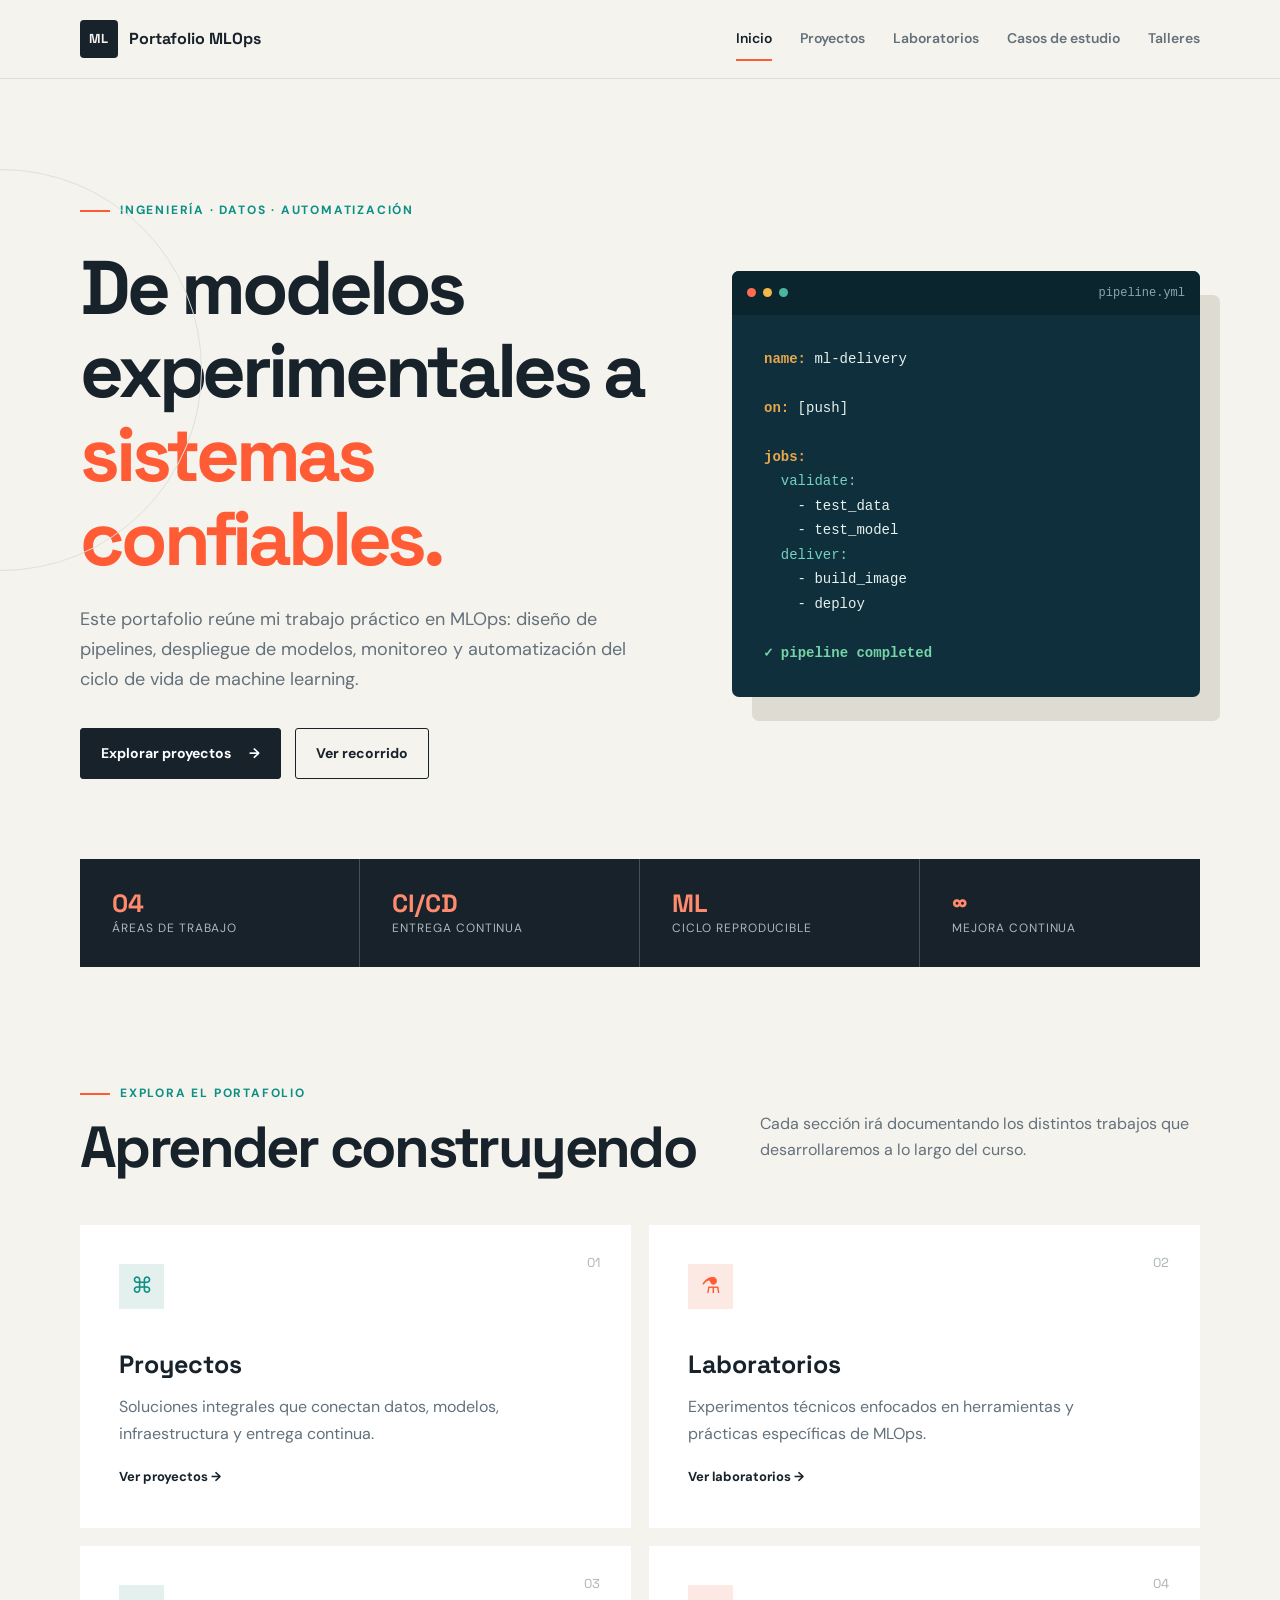
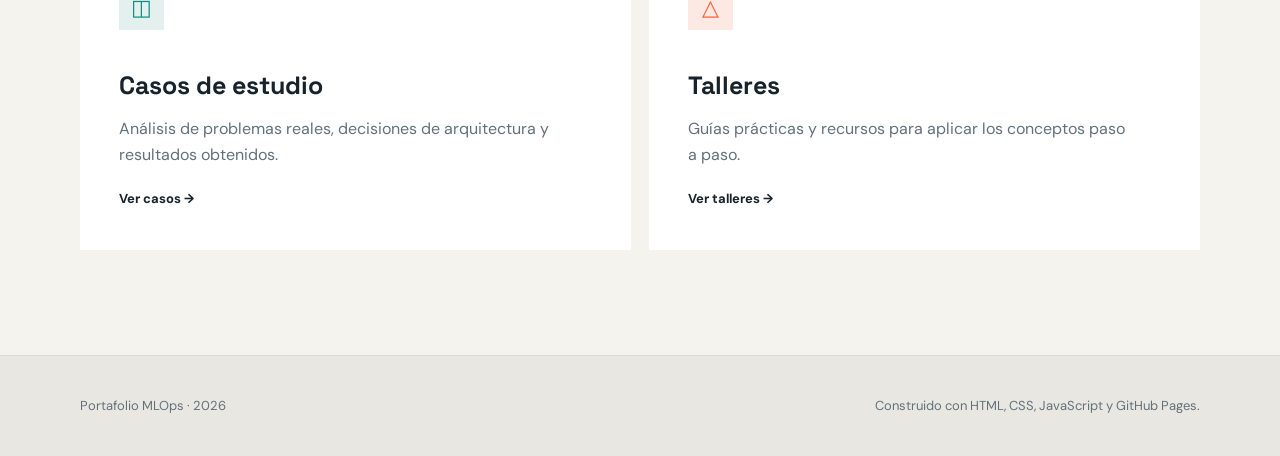
<file: index.html>
<!DOCTYPE html>
<html lang="es">
<head>
  <meta charset="UTF-8">
  <meta name="viewport" content="width=device-width, initial-scale=1.0">
  <meta name="description" content="Portafolio académico de MLOps: proyectos, laboratorios, casos de estudio y talleres.">
  <title>Portafolio MLOps | Inicio</title>
  <link rel="preconnect" href="https://fonts.googleapis.com">
  <link rel="preconnect" href="https://fonts.gstatic.com" crossorigin>
  <link href="https://fonts.googleapis.com/css2?family=DM+Sans:wght@400;500;600;700&family=Space+Grotesk:wght@500;600;700&display=swap" rel="stylesheet">
  <link rel="stylesheet" href="assets/css/styles.css">
  <script src="assets/js/main.js" defer></script>
</head>
<body>
  <header class="site-header">
    <nav class="nav container" aria-label="Navegación principal">
      <a class="brand" href="index.html" aria-label="Ir al inicio"><span class="brand-mark">ML</span><span>Portafolio MLOps</span></a>
      <button class="nav-toggle" type="button" aria-expanded="false" aria-controls="nav-links" aria-label="Abrir menú"><span></span><span></span><span></span></button>
      <div class="nav-links" id="nav-links">
        <a class="active" href="index.html">Inicio</a><a href="proyectos.html">Proyectos</a><a href="laboratorios.html">Laboratorios</a><a href="casos-estudio.html">Casos de estudio</a><a href="talleres.html">Talleres</a>
      </div>
    </nav>
  </header>

  <main>
    <section class="hero container">
      <div class="hero-copy reveal">
        <p class="eyebrow"><span></span> Ingeniería · Datos · Automatización</p>
        <h1>De modelos experimentales a <em>sistemas confiables.</em></h1>
        <p class="hero-text">Este portafolio reúne mi trabajo práctico en MLOps: diseño de pipelines, despliegue de modelos, monitoreo y automatización del ciclo de vida de machine learning.</p>
        <div class="hero-actions"><a class="button primary" href="proyectos.html">Explorar proyectos <span>→</span></a><a class="button secondary" href="#recorrido">Ver recorrido</a></div>
      </div>
      <div class="terminal-card reveal" aria-label="Ejemplo de pipeline MLOps">
        <div class="terminal-bar"><i></i><i></i><i></i><span>pipeline.yml</span></div>
        <pre><code><b>name:</b> ml-delivery

<b>on:</b> [push]

<b>jobs:</b>
  <span>validate:</span>
    - test_data
    - test_model
  <span>deliver:</span>
    - build_image
    - deploy

<strong>✓ pipeline completed</strong></code></pre>
      </div>
    </section>

    <section class="stats container reveal" aria-label="Resumen del portafolio">
      <div><strong>04</strong><span>Áreas de trabajo</span></div><div><strong>CI/CD</strong><span>Entrega continua</span></div><div><strong>ML</strong><span>Ciclo reproducible</span></div><div><strong>∞</strong><span>Mejora continua</span></div>
    </section>

    <section class="section container" id="recorrido">
      <div class="section-heading reveal"><div><p class="eyebrow"><span></span> Explora el portafolio</p><h2>Aprender construyendo</h2></div><p>Cada sección irá documentando los distintos trabajos que desarrollaremos a lo largo del curso.</p></div>
      <div class="feature-grid">
        <a class="feature-card reveal" href="proyectos.html"><span class="card-index">01</span><div class="card-icon">⌘</div><h3>Proyectos</h3><p>Soluciones integrales que conectan datos, modelos, infraestructura y entrega continua.</p><span class="card-link">Ver proyectos →</span></a>
        <a class="feature-card reveal" href="laboratorios.html"><span class="card-index">02</span><div class="card-icon">⚗</div><h3>Laboratorios</h3><p>Experimentos técnicos enfocados en herramientas y prácticas específicas de MLOps.</p><span class="card-link">Ver laboratorios →</span></a>
        <a class="feature-card reveal" href="casos-estudio.html"><span class="card-index">03</span><div class="card-icon">◫</div><h3>Casos de estudio</h3><p>Análisis de problemas reales, decisiones de arquitectura y resultados obtenidos.</p><span class="card-link">Ver casos →</span></a>
        <a class="feature-card reveal" href="talleres.html"><span class="card-index">04</span><div class="card-icon">△</div><h3>Talleres</h3><p>Guías prácticas y recursos para aplicar los conceptos paso a paso.</p><span class="card-link">Ver talleres →</span></a>
      </div>
    </section>
  </main>
  <footer><div class="container"><p>Portafolio MLOps · <span data-year></span></p><p>Construido con HTML, CSS, JavaScript y GitHub Pages.</p></div></footer>
</body>
</html>
</file>
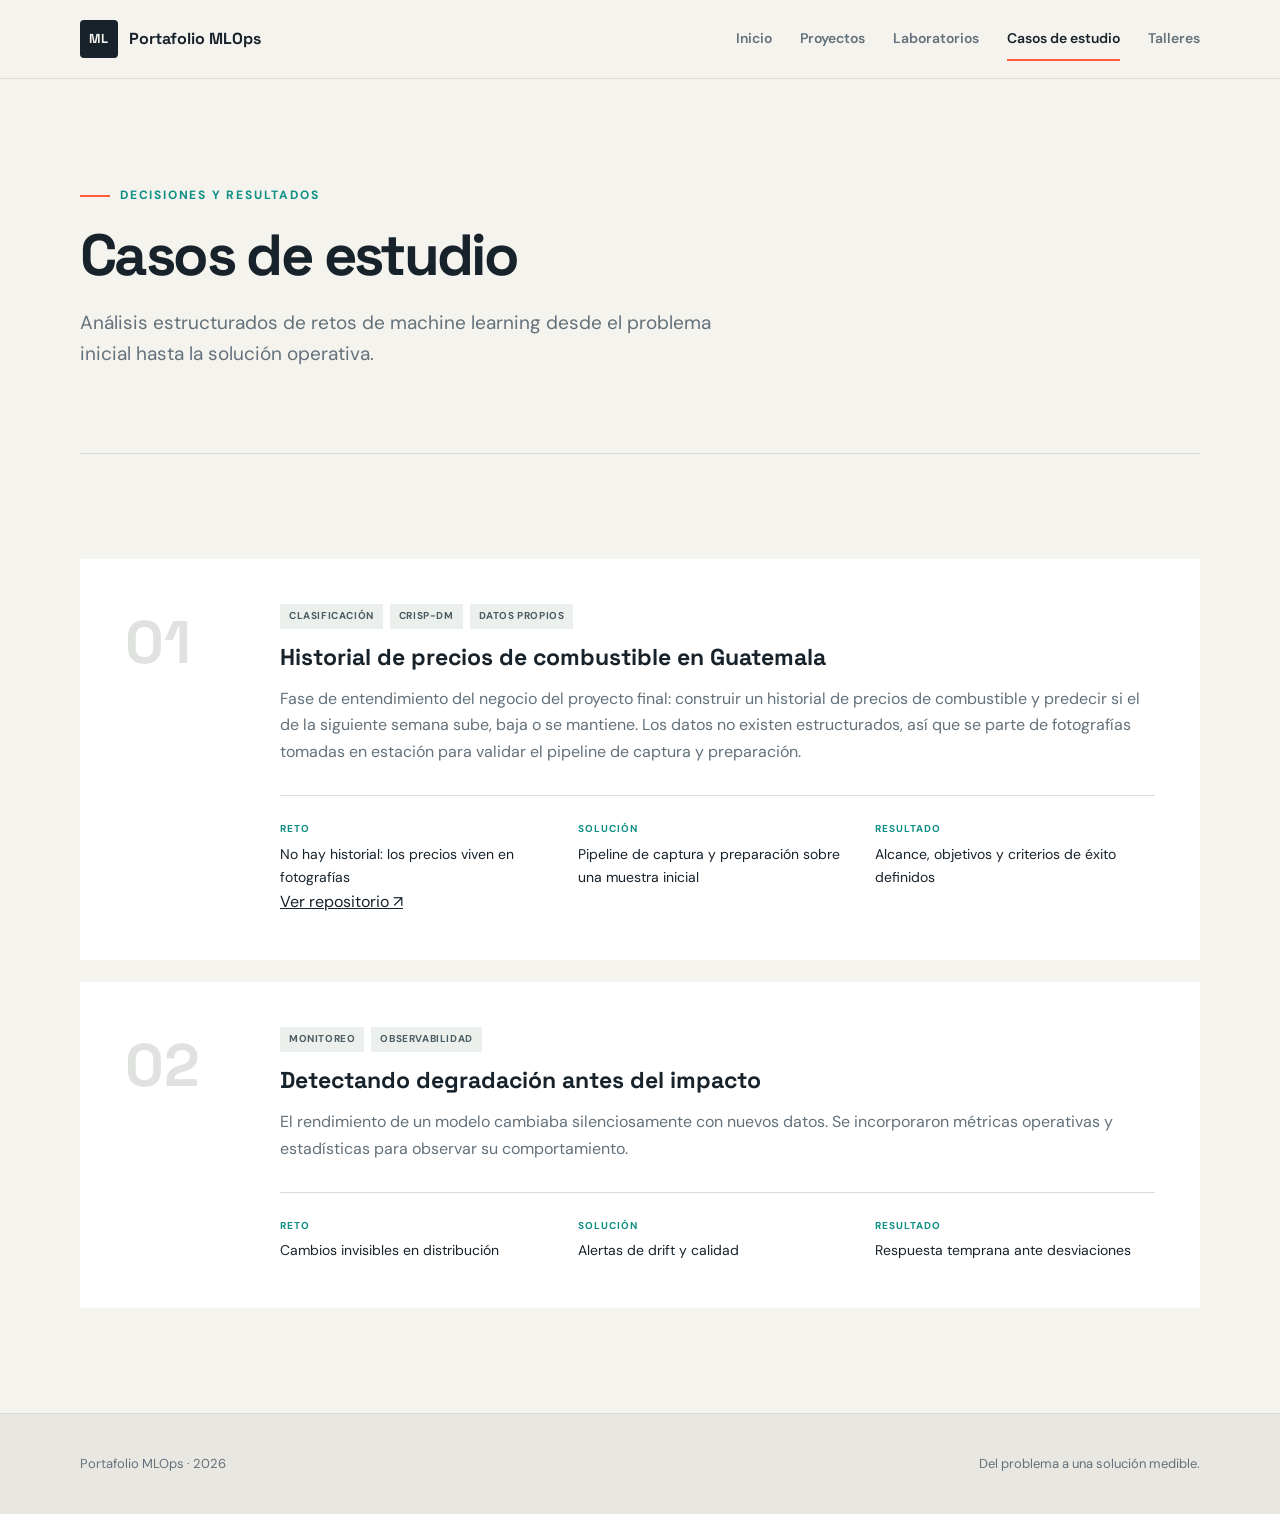
<file: casos-estudio.html>
<!DOCTYPE html><html lang="es"><head><meta charset="UTF-8"><meta name="viewport" content="width=device-width,initial-scale=1"><meta name="description" content="Casos de estudio del portafolio MLOps"><title>Casos de estudio | Portafolio MLOps</title><link rel="preconnect" href="https://fonts.googleapis.com"><link rel="preconnect" href="https://fonts.gstatic.com" crossorigin><link href="https://fonts.googleapis.com/css2?family=DM+Sans:wght@400;500;600;700&family=Space+Grotesk:wght@500;600;700&display=swap" rel="stylesheet"><link rel="stylesheet" href="assets/css/styles.css"><script src="assets/js/main.js" defer></script></head><body>
<header class="site-header"><nav class="nav container"><a class="brand" href="index.html"><span class="brand-mark">ML</span><span>Portafolio MLOps</span></a><button class="nav-toggle" type="button" aria-expanded="false" aria-controls="nav-links" aria-label="Abrir menú"><span></span><span></span><span></span></button><div class="nav-links" id="nav-links"><a href="index.html">Inicio</a><a href="proyectos.html">Proyectos</a><a href="laboratorios.html">Laboratorios</a><a class="active" href="casos-estudio.html">Casos de estudio</a><a href="talleres.html">Talleres</a></div></nav></header>
<main><section class="page-hero container reveal"><p class="eyebrow"><span></span> Decisiones y resultados</p><h1>Casos de estudio</h1><p>Análisis estructurados de retos de machine learning desde el problema inicial hasta la solución operativa.</p></section><section class="section container"><div class="case-stack">
<article class="case-card reveal"><div class="case-number">01</div><div><div class="tags"><span>Clasificación</span><span>CRISP-DM</span><span>Datos propios</span></div><h2>Historial de precios de combustible en Guatemala</h2><p>Fase de entendimiento del negocio del proyecto final: construir un historial de precios de combustible y predecir si el de la siguiente semana sube, baja o se mantiene. Los datos no existen estructurados, así que se parte de fotografías tomadas en estación para validar el pipeline de captura y preparación.</p><dl><div><dt>Reto</dt><dd>No hay historial: los precios viven en fotografías</dd></div><div><dt>Solución</dt><dd>Pipeline de captura y preparación sobre una muestra inicial</dd></div><div><dt>Resultado</dt><dd>Alcance, objetivos y criterios de éxito definidos</dd></div></dl><a href="https://github.com/Andyfer004/PF-ML" target="_blank" rel="noreferrer">Ver repositorio ↗</a></div></article>
<article class="case-card reveal"><div class="case-number">02</div><div><div class="tags"><span>Monitoreo</span><span>Observabilidad</span></div><h2>Detectando degradación antes del impacto</h2><p>El rendimiento de un modelo cambiaba silenciosamente con nuevos datos. Se incorporaron métricas operativas y estadísticas para observar su comportamiento.</p><dl><div><dt>Reto</dt><dd>Cambios invisibles en distribución</dd></div><div><dt>Solución</dt><dd>Alertas de drift y calidad</dd></div><div><dt>Resultado</dt><dd>Respuesta temprana ante desviaciones</dd></div></dl></div></article>
</div></section></main><footer><div class="container"><p>Portafolio MLOps · <span data-year></span></p><p>Del problema a una solución medible.</p></div></footer></body></html>
</file>
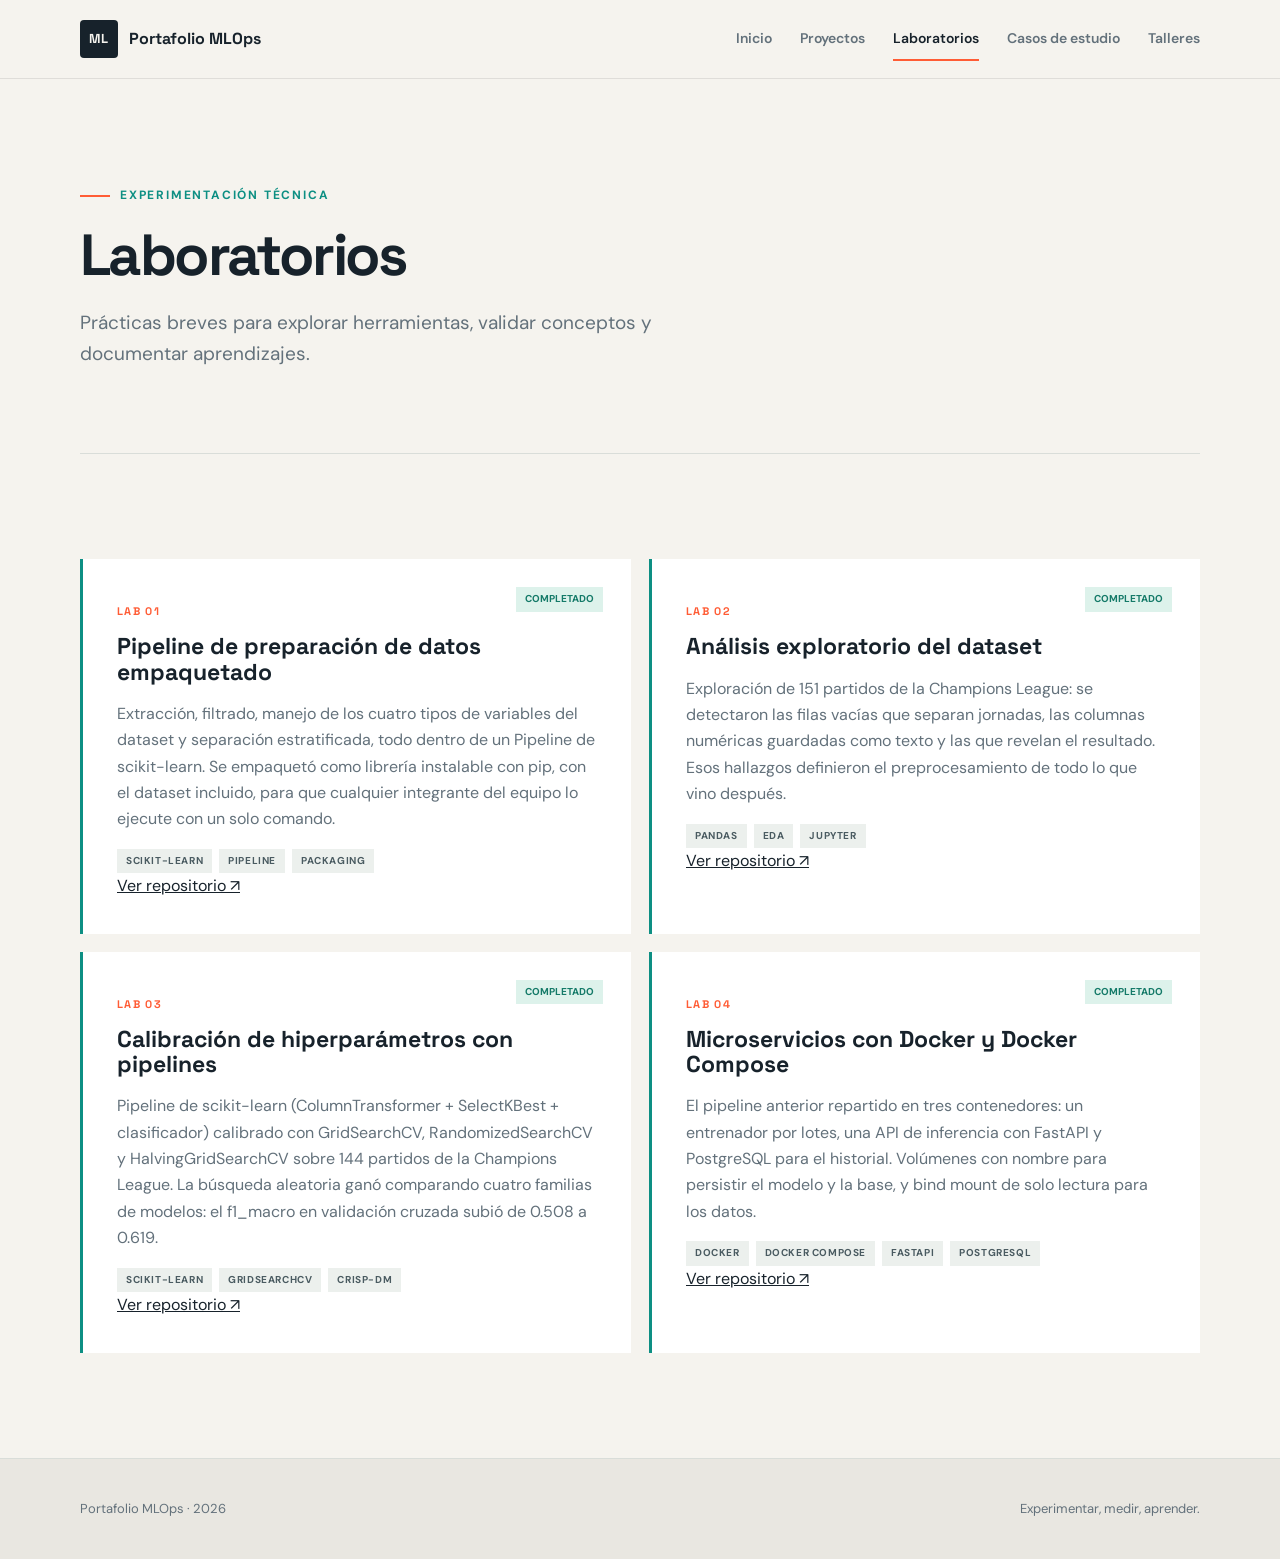
<file: laboratorios.html>
<!DOCTYPE html><html lang="es"><head><meta charset="UTF-8"><meta name="viewport" content="width=device-width,initial-scale=1"><meta name="description" content="Laboratorios del portafolio MLOps"><title>Laboratorios | Portafolio MLOps</title><link rel="preconnect" href="https://fonts.googleapis.com"><link rel="preconnect" href="https://fonts.gstatic.com" crossorigin><link href="https://fonts.googleapis.com/css2?family=DM+Sans:wght@400;500;600;700&family=Space+Grotesk:wght@500;600;700&display=swap" rel="stylesheet"><link rel="stylesheet" href="assets/css/styles.css"><script src="assets/js/main.js" defer></script></head><body>
<header class="site-header"><nav class="nav container"><a class="brand" href="index.html"><span class="brand-mark">ML</span><span>Portafolio MLOps</span></a><button class="nav-toggle" type="button" aria-expanded="false" aria-controls="nav-links" aria-label="Abrir menú"><span></span><span></span><span></span></button><div class="nav-links" id="nav-links"><a href="index.html">Inicio</a><a href="proyectos.html">Proyectos</a><a class="active" href="laboratorios.html">Laboratorios</a><a href="casos-estudio.html">Casos de estudio</a><a href="talleres.html">Talleres</a></div></nav></header>
<main><section class="page-hero container reveal"><p class="eyebrow"><span></span> Experimentación técnica</p><h1>Laboratorios</h1><p>Prácticas breves para explorar herramientas, validar conceptos y documentar aprendizajes.</p></section><section class="section container"><div class="list-grid">
<article class="list-card reveal"><span class="status">Completado</span><p class="number">LAB 01</p><h2>Pipeline de preparación de datos empaquetado</h2><p>Extracción, filtrado, manejo de los cuatro tipos de variables del dataset y separación estratificada, todo dentro de un Pipeline de scikit-learn. Se empaquetó como librería instalable con pip, con el dataset incluido, para que cualquier integrante del equipo lo ejecute con un solo comando.</p><div class="tags"><span>scikit-learn</span><span>Pipeline</span><span>Packaging</span></div><a href="https://github.com/DiegoLinares11/Actividad1-MLOPS" target="_blank" rel="noreferrer">Ver repositorio ↗</a></article>
<article class="list-card reveal"><span class="status">Completado</span><p class="number">LAB 02</p><h2>Análisis exploratorio del dataset</h2><p>Exploración de 151 partidos de la Champions League: se detectaron las filas vacías que separan jornadas, las columnas numéricas guardadas como texto y las que revelan el resultado. Esos hallazgos definieron el preprocesamiento de todo lo que vino después.</p><div class="tags"><span>pandas</span><span>EDA</span><span>Jupyter</span></div><a href="https://github.com/Andyfer004/Ejercicio1-MLOPS" target="_blank" rel="noreferrer">Ver repositorio ↗</a></article>
<article class="list-card reveal"><span class="status">Completado</span><p class="number">LAB 03</p><h2>Calibración de hiperparámetros con pipelines</h2><p>Pipeline de scikit-learn (ColumnTransformer + SelectKBest + clasificador) calibrado con GridSearchCV, RandomizedSearchCV y HalvingGridSearchCV sobre 144 partidos de la Champions League. La búsqueda aleatoria ganó comparando cuatro familias de modelos: el f1_macro en validación cruzada subió de 0.508 a 0.619.</p><div class="tags"><span>scikit-learn</span><span>GridSearchCV</span><span>CRISP-DM</span></div><a href="https://github.com/DiegoLinares11/Actividad3-MLOPS" target="_blank" rel="noreferrer">Ver repositorio ↗</a></article>
<article class="list-card reveal"><span class="status">Completado</span><p class="number">LAB 04</p><h2>Microservicios con Docker y Docker Compose</h2><p>El pipeline anterior repartido en tres contenedores: un entrenador por lotes, una API de inferencia con FastAPI y PostgreSQL para el historial. Volúmenes con nombre para persistir el modelo y la base, y bind mount de solo lectura para los datos.</p><div class="tags"><span>Docker</span><span>Docker Compose</span><span>FastAPI</span><span>PostgreSQL</span></div><a href="https://github.com/DiegoLinares11/Actividad4-MLOPS" target="_blank" rel="noreferrer">Ver repositorio ↗</a></article>
</div></section></main><footer><div class="container"><p>Portafolio MLOps · <span data-year></span></p><p>Experimentar, medir, aprender.</p></div></footer></body></html>
</file>
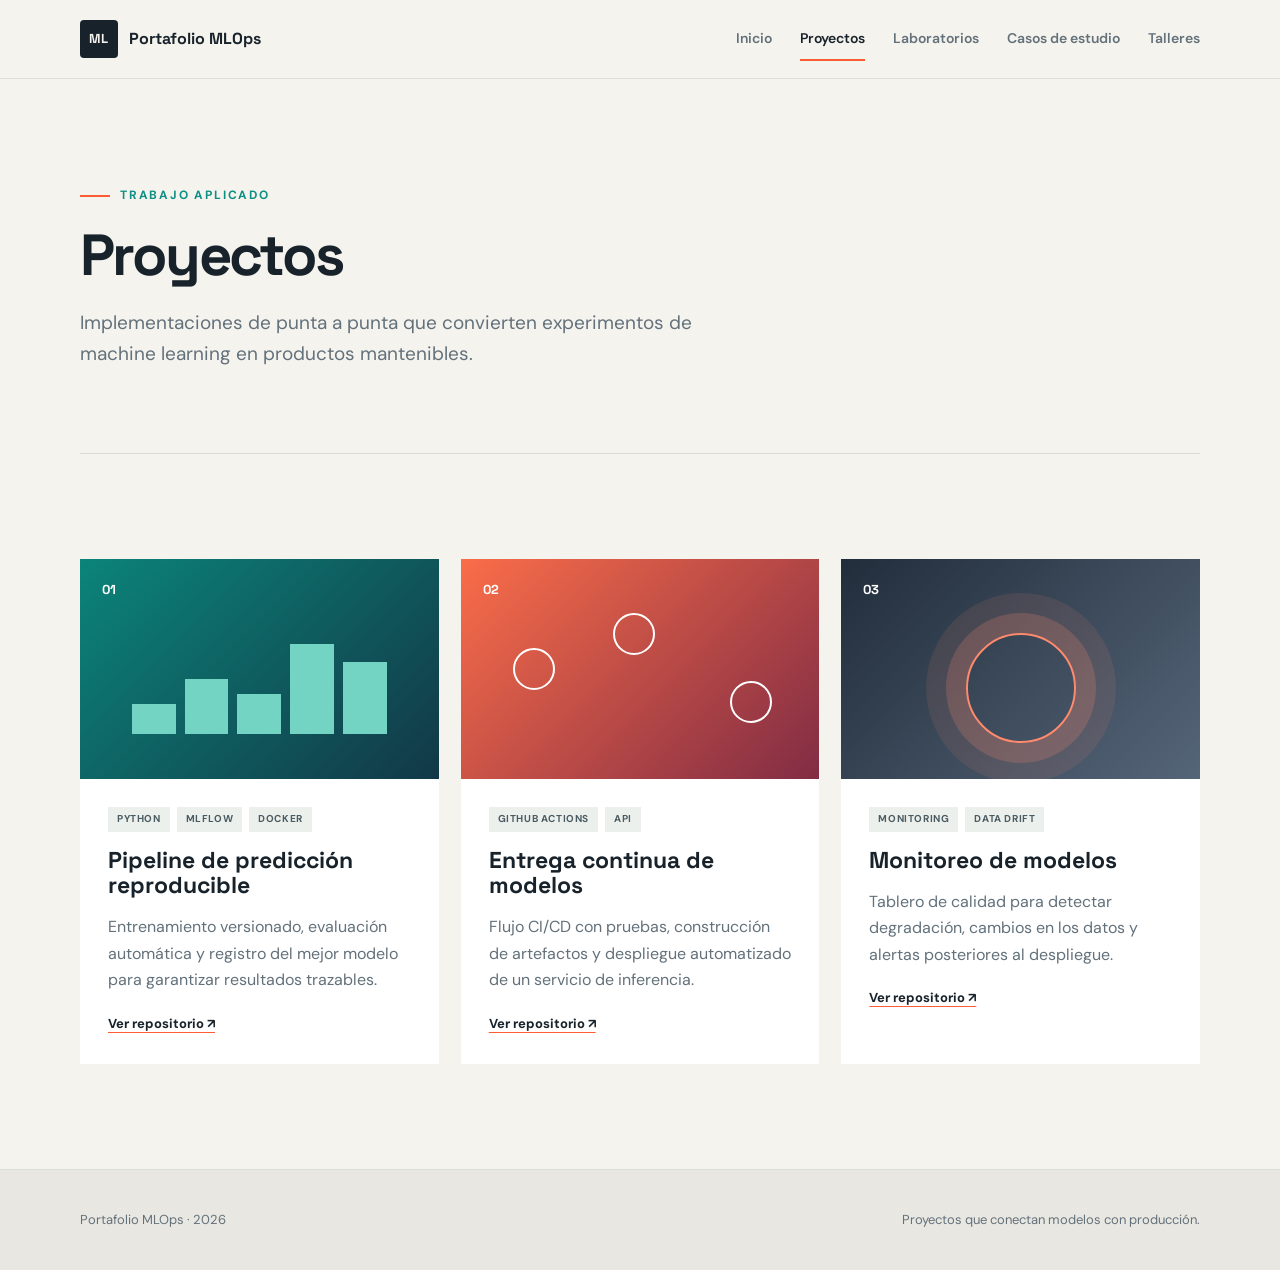
<file: proyectos.html>
<!DOCTYPE html><html lang="es"><head><meta charset="UTF-8"><meta name="viewport" content="width=device-width,initial-scale=1"><meta name="description" content="Proyectos del portafolio MLOps"><title>Proyectos | Portafolio MLOps</title><link rel="preconnect" href="https://fonts.googleapis.com"><link rel="preconnect" href="https://fonts.gstatic.com" crossorigin><link href="https://fonts.googleapis.com/css2?family=DM+Sans:wght@400;500;600;700&family=Space+Grotesk:wght@500;600;700&display=swap" rel="stylesheet"><link rel="stylesheet" href="assets/css/styles.css"><script src="assets/js/main.js" defer></script></head><body>
<header class="site-header"><nav class="nav container"><a class="brand" href="index.html"><span class="brand-mark">ML</span><span>Portafolio MLOps</span></a><button class="nav-toggle" type="button" aria-expanded="false" aria-controls="nav-links" aria-label="Abrir menú"><span></span><span></span><span></span></button><div class="nav-links" id="nav-links"><a href="index.html">Inicio</a><a class="active" href="proyectos.html">Proyectos</a><a href="laboratorios.html">Laboratorios</a><a href="casos-estudio.html">Casos de estudio</a><a href="talleres.html">Talleres</a></div></nav></header>
<main><section class="page-hero container reveal"><p class="eyebrow"><span></span> Trabajo aplicado</p><h1>Proyectos</h1><p>Implementaciones de punta a punta que convierten experimentos de machine learning en productos mantenibles.</p></section><section class="section container"><div class="project-grid">
<article class="project-card reveal"><div class="project-visual gradient-one"><span>01</span><div class="mini-chart"><i></i><i></i><i></i><i></i><i></i></div></div><div class="project-body"><div class="tags"><span>Python</span><span>MLflow</span><span>Docker</span></div><h2>Pipeline de predicción reproducible</h2><p>Entrenamiento versionado, evaluación automática y registro del mejor modelo para garantizar resultados trazables.</p><a href="https://github.com/Andyfer004" target="_blank" rel="noreferrer">Ver repositorio ↗</a></div></article>
<article class="project-card reveal"><div class="project-visual gradient-two"><span>02</span><div class="nodes"><i></i><i></i><i></i></div></div><div class="project-body"><div class="tags"><span>GitHub Actions</span><span>API</span></div><h2>Entrega continua de modelos</h2><p>Flujo CI/CD con pruebas, construcción de artefactos y despliegue automatizado de un servicio de inferencia.</p><a href="https://github.com/Andyfer004" target="_blank" rel="noreferrer">Ver repositorio ↗</a></div></article>
<article class="project-card reveal"><div class="project-visual gradient-three"><span>03</span><div class="pulse"></div></div><div class="project-body"><div class="tags"><span>Monitoring</span><span>Data Drift</span></div><h2>Monitoreo de modelos</h2><p>Tablero de calidad para detectar degradación, cambios en los datos y alertas posteriores al despliegue.</p><a href="https://github.com/Andyfer004" target="_blank" rel="noreferrer">Ver repositorio ↗</a></div></article>
</div></section></main><footer><div class="container"><p>Portafolio MLOps · <span data-year></span></p><p>Proyectos que conectan modelos con producción.</p></div></footer></body></html>
</file>
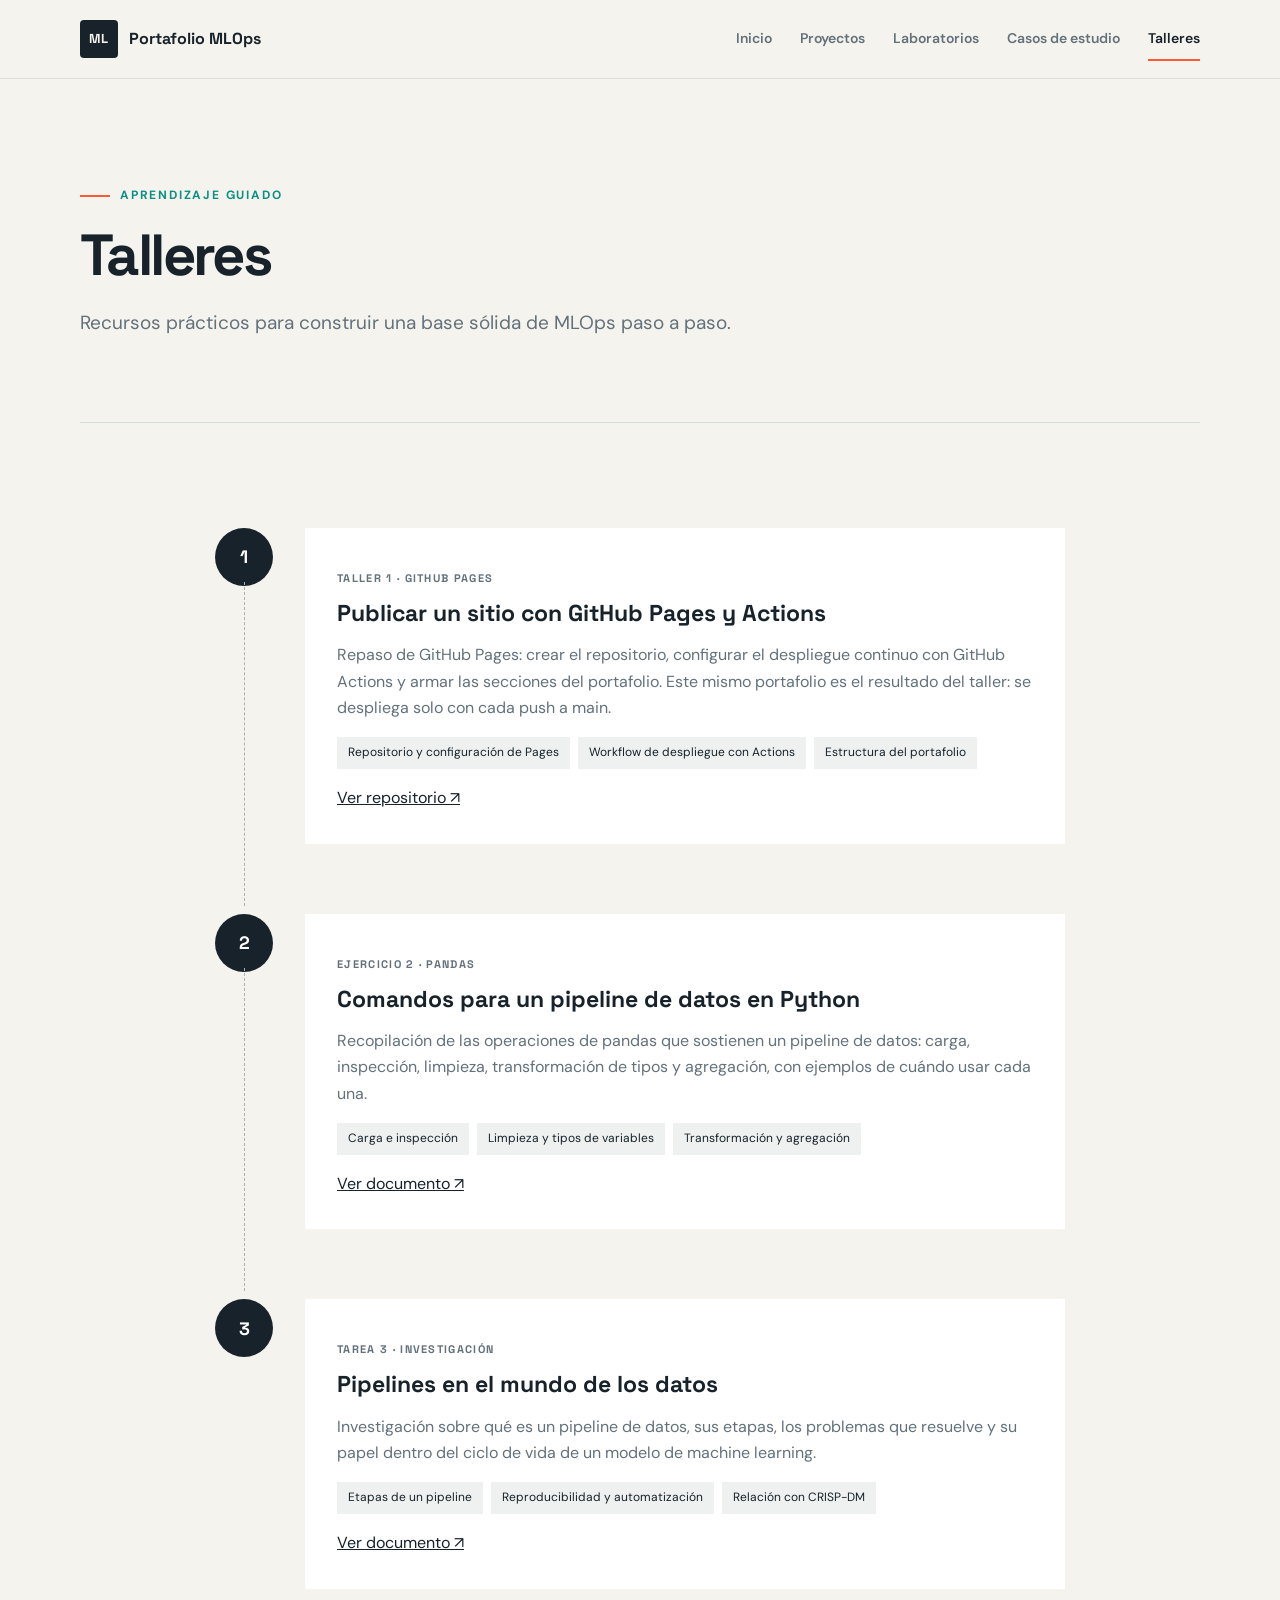
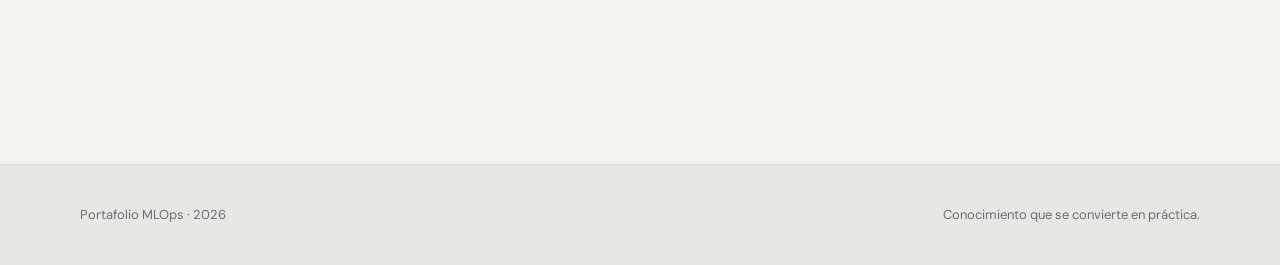
<file: talleres.html>
<!DOCTYPE html><html lang="es"><head><meta charset="UTF-8"><meta name="viewport" content="width=device-width,initial-scale=1"><meta name="description" content="Talleres del portafolio MLOps"><title>Talleres | Portafolio MLOps</title><link rel="preconnect" href="https://fonts.googleapis.com"><link rel="preconnect" href="https://fonts.gstatic.com" crossorigin><link href="https://fonts.googleapis.com/css2?family=DM+Sans:wght@400;500;600;700&family=Space+Grotesk:wght@500;600;700&display=swap" rel="stylesheet"><link rel="stylesheet" href="assets/css/styles.css"><script src="assets/js/main.js" defer></script></head><body>
<header class="site-header"><nav class="nav container"><a class="brand" href="index.html"><span class="brand-mark">ML</span><span>Portafolio MLOps</span></a><button class="nav-toggle" type="button" aria-expanded="false" aria-controls="nav-links" aria-label="Abrir menú"><span></span><span></span><span></span></button><div class="nav-links" id="nav-links"><a href="index.html">Inicio</a><a href="proyectos.html">Proyectos</a><a href="laboratorios.html">Laboratorios</a><a href="casos-estudio.html">Casos de estudio</a><a class="active" href="talleres.html">Talleres</a></div></nav></header>
<main><section class="page-hero container reveal"><p class="eyebrow"><span></span> Aprendizaje guiado</p><h1>Talleres</h1><p>Recursos prácticos para construir una base sólida de MLOps paso a paso.</p></section><section class="section container"><div class="timeline">
<article class="timeline-item reveal"><div class="timeline-dot">1</div><div><p class="number">TALLER 1 · GITHUB PAGES</p><h2>Publicar un sitio con GitHub Pages y Actions</h2><p>Repaso de GitHub Pages: crear el repositorio, configurar el despliegue continuo con GitHub Actions y armar las secciones del portafolio. Este mismo portafolio es el resultado del taller: se despliega solo con cada push a main.</p><ul><li>Repositorio y configuración de Pages</li><li>Workflow de despliegue con Actions</li><li>Estructura del portafolio</li></ul><a href="https://github.com/Andyfer004/Portafolio-MLOPS" target="_blank" rel="noreferrer">Ver repositorio ↗</a></div></article>
<article class="timeline-item reveal"><div class="timeline-dot">2</div><div><p class="number">EJERCICIO 2 · PANDAS</p><h2>Comandos para un pipeline de datos en Python</h2><p>Recopilación de las operaciones de pandas que sostienen un pipeline de datos: carga, inspección, limpieza, transformación de tipos y agregación, con ejemplos de cuándo usar cada una.</p><ul><li>Carga e inspección</li><li>Limpieza y tipos de variables</li><li>Transformación y agregación</li></ul><a href="docs/Ejercicio2_Comandos_Pandas.pdf" target="_blank" rel="noreferrer">Ver documento ↗</a></div></article>
<article class="timeline-item reveal"><div class="timeline-dot">3</div><div><p class="number">TAREA 3 · INVESTIGACIÓN</p><h2>Pipelines en el mundo de los datos</h2><p>Investigación sobre qué es un pipeline de datos, sus etapas, los problemas que resuelve y su papel dentro del ciclo de vida de un modelo de machine learning.</p><ul><li>Etapas de un pipeline</li><li>Reproducibilidad y automatización</li><li>Relación con CRISP-DM</li></ul><a href="docs/Tarea3_Pipelines.pdf" target="_blank" rel="noreferrer">Ver documento ↗</a></div></article>
</div></section></main><footer><div class="container"><p>Portafolio MLOps · <span data-year></span></p><p>Conocimiento que se convierte en práctica.</p></div></footer></body></html>
</file>
<file: assets/css/styles.css>
:root{--ink:#17222b;--muted:#63717b;--paper:#f5f3ee;--white:#fff;--accent:#ff5c35;--teal:#0d8f83;--line:#d9ddd9;--navy:#102f3d;--display:"Space Grotesk",sans-serif;--body:"DM Sans",sans-serif}*{box-sizing:border-box}html{scroll-behavior:smooth}body{margin:0;background:var(--paper);color:var(--ink);font-family:var(--body);line-height:1.65}a{color:inherit}.container{width:min(1120px,calc(100% - 40px));margin-inline:auto}.site-header{position:sticky;top:0;z-index:10;background:rgba(245,243,238,.9);backdrop-filter:blur(14px);border-bottom:1px solid rgba(23,34,43,.1)}.nav{height:78px;display:flex;align-items:center;justify-content:space-between}.brand{display:flex;align-items:center;gap:11px;text-decoration:none;font-family:var(--display);font-weight:700}.brand-mark{display:grid;place-items:center;width:38px;height:38px;background:var(--ink);color:var(--paper);border-radius:4px;font-size:13px;letter-spacing:.05em}.nav-links{display:flex;gap:28px;align-items:center}.nav-links a{text-decoration:none;color:var(--muted);font-size:14px;font-weight:600;transition:.2s}.nav-links a:hover,.nav-links a.active{color:var(--ink)}.nav-links a.active{position:relative}.nav-links a.active:after{content:"";position:absolute;height:2px;left:0;right:0;bottom:-10px;background:var(--accent)}.nav-toggle{display:none;border:0;background:none;padding:8px}.nav-toggle span{display:block;width:24px;height:2px;background:var(--ink);margin:5px}.hero{min-height:670px;padding-block:110px 80px;display:grid;grid-template-columns:1.1fr .9fr;align-items:center;gap:80px;position:relative}.hero:before{content:"";position:absolute;width:400px;height:400px;border:1px solid #dde1dc;border-radius:50%;left:-280px;top:90px}.eyebrow{color:var(--teal);font-size:12px;letter-spacing:.15em;text-transform:uppercase;font-weight:700;display:flex;align-items:center;gap:10px}.eyebrow span{width:30px;height:2px;background:var(--accent)}h1,h2,h3{font-family:var(--display);line-height:1.1;margin-top:0}.hero h1{font-size:clamp(48px,6vw,76px);letter-spacing:-.055em;margin:25px 0}.hero h1 em{color:var(--accent);font-style:normal}.hero-text{font-size:18px;max-width:630px;color:var(--muted)}.hero-actions{display:flex;gap:14px;margin-top:34px}.button{display:inline-flex;align-items:center;gap:18px;padding:13px 20px;text-decoration:none;border:1px solid var(--ink);font-weight:700;font-size:14px;border-radius:3px}.button.primary{background:var(--ink);color:white}.button.primary:hover{background:var(--navy)}.button.secondary:hover{background:white}.terminal-card{background:var(--navy);color:#e6f1ee;border-radius:7px;box-shadow:20px 24px 0 #dedbd3;overflow:hidden;transform:rotate(1.5deg)}.terminal-bar{height:44px;background:#0b252f;display:flex;align-items:center;gap:7px;padding:0 15px}.terminal-bar i{width:9px;height:9px;border-radius:50%;background:#ff6c50}.terminal-bar i:nth-child(2){background:#f1b849}.terminal-bar i:nth-child(3){background:#4db59f}.terminal-bar span{margin-left:auto;font:12px monospace;color:#8ca5a7}.terminal-card pre{margin:0;padding:32px;font-size:14px;line-height:1.75;overflow:auto}.terminal-card b{color:#e7a849}.terminal-card code span{color:#72d1c1}.terminal-card strong{color:#75d3a5}.stats{display:grid;grid-template-columns:repeat(4,1fr);background:var(--ink);color:white}.stats div{padding:28px 32px;border-right:1px solid #43505a;display:flex;flex-direction:column}.stats div:last-child{border:0}.stats strong{font:700 25px var(--display);color:#ff8a6d}.stats span{font-size:12px;color:#aeb8bc;text-transform:uppercase;letter-spacing:.08em}.section{padding-block:105px}.section-heading{display:flex;justify-content:space-between;align-items:end;margin-bottom:45px}.section-heading h2,.page-hero h1{font-size:clamp(38px,5vw,58px);letter-spacing:-.045em;margin-bottom:0}.section-heading>p{max-width:440px;color:var(--muted)}.feature-grid{display:grid;grid-template-columns:repeat(2,1fr);gap:18px}.feature-card{position:relative;background:var(--white);padding:38px;text-decoration:none;border:1px solid transparent;min-height:300px;transition:.25s}.feature-card:hover{transform:translateY(-5px);border-color:var(--accent);box-shadow:0 15px 30px rgba(23,34,43,.07)}.card-index{position:absolute;right:30px;top:28px;color:#adb4b5;font:13px var(--display)}.card-icon{width:45px;height:45px;display:grid;place-items:center;background:#e4f0ed;color:var(--teal);font-size:22px;margin-bottom:42px}.feature-card:nth-child(2) .card-icon,.feature-card:nth-child(4) .card-icon{background:#fce9e3;color:var(--accent)}.feature-card h3{font-size:25px;margin-bottom:12px}.feature-card p{color:var(--muted);max-width:440px}.card-link{font-size:13px;font-weight:700}.page-hero{padding-block:95px 65px;border-bottom:1px solid var(--line)}.page-hero h1{margin:18px 0}.page-hero>p:last-child{font-size:19px;color:var(--muted);max-width:680px}.project-grid{display:grid;grid-template-columns:repeat(3,1fr);gap:22px}.project-card{background:white}.project-visual{height:220px;position:relative;overflow:hidden;padding:22px;color:white;font:700 13px var(--display)}.gradient-one{background:linear-gradient(135deg,#0b8479,#123847)}.gradient-two{background:linear-gradient(135deg,#fa6d49,#812c44)}.gradient-three{background:linear-gradient(135deg,#212d3b,#556578)}.mini-chart{height:100px;display:flex;align-items:end;gap:9px;margin:36px 30px}.mini-chart i{flex:1;background:#73d4c4;height:30%}.mini-chart i:nth-child(2){height:55%}.mini-chart i:nth-child(3){height:40%}.mini-chart i:nth-child(4){height:90%}.mini-chart i:nth-child(5){height:72%}.nodes{position:relative;height:130px}.nodes i{position:absolute;width:42px;height:42px;border:2px solid white;border-radius:50%}.nodes i:nth-child(1){left:30px;top:50px}.nodes i:nth-child(2){left:130px;top:15px}.nodes i:nth-child(3){right:25px;bottom:5px}.pulse{margin:35px auto;width:110px;height:110px;border:2px solid #ff8a6d;border-radius:50%;box-shadow:0 0 0 20px rgba(255,138,109,.2),0 0 0 40px rgba(255,138,109,.1)}.project-body{padding:28px}.project-body h2,.list-card h2,.case-card h2,.timeline-item h2{font-size:23px;margin:16px 0 12px}.project-body p,.list-card>p:not(.number),.case-card p,.timeline-item p{color:var(--muted)}.project-body>a{font-weight:700;font-size:13px;text-decoration-color:var(--accent);text-underline-offset:4px}.tags{display:flex;gap:7px;flex-wrap:wrap}.tags span{padding:4px 9px;background:#ecf0ed;font-size:10px;text-transform:uppercase;letter-spacing:.06em;font-weight:700;color:#4a5b61}.list-grid{display:grid;grid-template-columns:repeat(2,1fr);gap:18px}.list-card{position:relative;background:white;padding:34px;border-left:3px solid var(--teal)}.status{position:absolute;right:28px;top:28px;color:#147a68;background:#ddf2eb;padding:4px 9px;font-size:10px;font-weight:700;text-transform:uppercase}.status.progress{color:#9b5c0a;background:#fff0d6}.status.planned{color:#616b72;background:#eaedee}.number{font:700 11px var(--display);letter-spacing:.12em;color:var(--accent)}.case-stack{display:grid;gap:22px}.case-card{display:grid;grid-template-columns:120px 1fr;gap:35px;padding:45px;background:white}.case-number{font:700 60px var(--display);color:#dfe2df}.case-card dl{display:grid;grid-template-columns:repeat(3,1fr);margin:30px 0 0;padding-top:25px;border-top:1px solid var(--line);gap:18px}.case-card dt{font-size:10px;text-transform:uppercase;color:var(--teal);font-weight:700;letter-spacing:.1em}.case-card dd{margin:5px 0 0;font-size:14px}.timeline{max-width:850px;margin:auto}.timeline-item{display:grid;grid-template-columns:60px 1fr;gap:30px;position:relative;padding-bottom:70px}.timeline-item:before{content:"";position:absolute;left:29px;top:54px;bottom:8px;border-left:1px dashed #a8b1ad}.timeline-item:last-child:before{display:none}.timeline-dot{width:58px;height:58px;display:grid;place-items:center;border-radius:50%;background:var(--ink);color:white;font:700 18px var(--display)}.timeline-item>div:last-child{background:white;padding:32px}.timeline-item ul{display:flex;flex-wrap:wrap;gap:8px;padding:0;list-style:none}.timeline-item li{background:#eef1ef;padding:6px 11px;font-size:12px}footer{background:#e9e7e1;border-top:1px solid var(--line)}footer .container{min-height:100px;display:flex;align-items:center;justify-content:space-between;color:var(--muted);font-size:13px}.reveal{opacity:0;transform:translateY(18px);transition:opacity .55s ease,transform .55s ease}.reveal.visible{opacity:1;transform:none}@media(prefers-reduced-motion:reduce){*{scroll-behavior:auto}.reveal{opacity:1;transform:none;transition:none}}@media(max-width:850px){.nav-toggle{display:block}.nav-links{display:none;position:absolute;left:0;right:0;top:78px;flex-direction:column;align-items:flex-start;background:var(--paper);padding:25px 20px;border-bottom:1px solid var(--line)}.nav-links.open{display:flex}.nav-links a.active:after{bottom:-4px}.hero{grid-template-columns:1fr;padding-block:75px;gap:55px}.terminal-card{max-width:550px}.project-grid{grid-template-columns:1fr}.project-card{display:grid;grid-template-columns:1fr 1.5fr}.stats{grid-template-columns:repeat(2,1fr)}.stats div:nth-child(2){border-right:0}.stats div:nth-child(-n+2){border-bottom:1px solid #43505a}.section-heading{display:block}.feature-grid{grid-template-columns:1fr}.case-card dl{grid-template-columns:1fr}}@media(max-width:600px){.container{width:min(100% - 28px,1120px)}.hero{min-height:auto}.hero-actions{flex-direction:column;align-items:stretch}.button{justify-content:center}.terminal-card pre{padding:22px;font-size:12px}.stats div{padding:21px 18px}.section{padding-block:70px}.page-hero{padding-block:65px 45px}.project-card{display:block}.list-grid{grid-template-columns:1fr}.case-card{grid-template-columns:1fr;padding:28px}.case-number{font-size:38px}.timeline-item{grid-template-columns:42px 1fr;gap:12px}.timeline-dot{width:42px;height:42px}.timeline-item:before{left:20px;top:42px}.timeline-item>div:last-child{padding:24px}footer .container{padding-block:25px;display:block}.brand>span:last-child{font-size:14px}}
</file>
